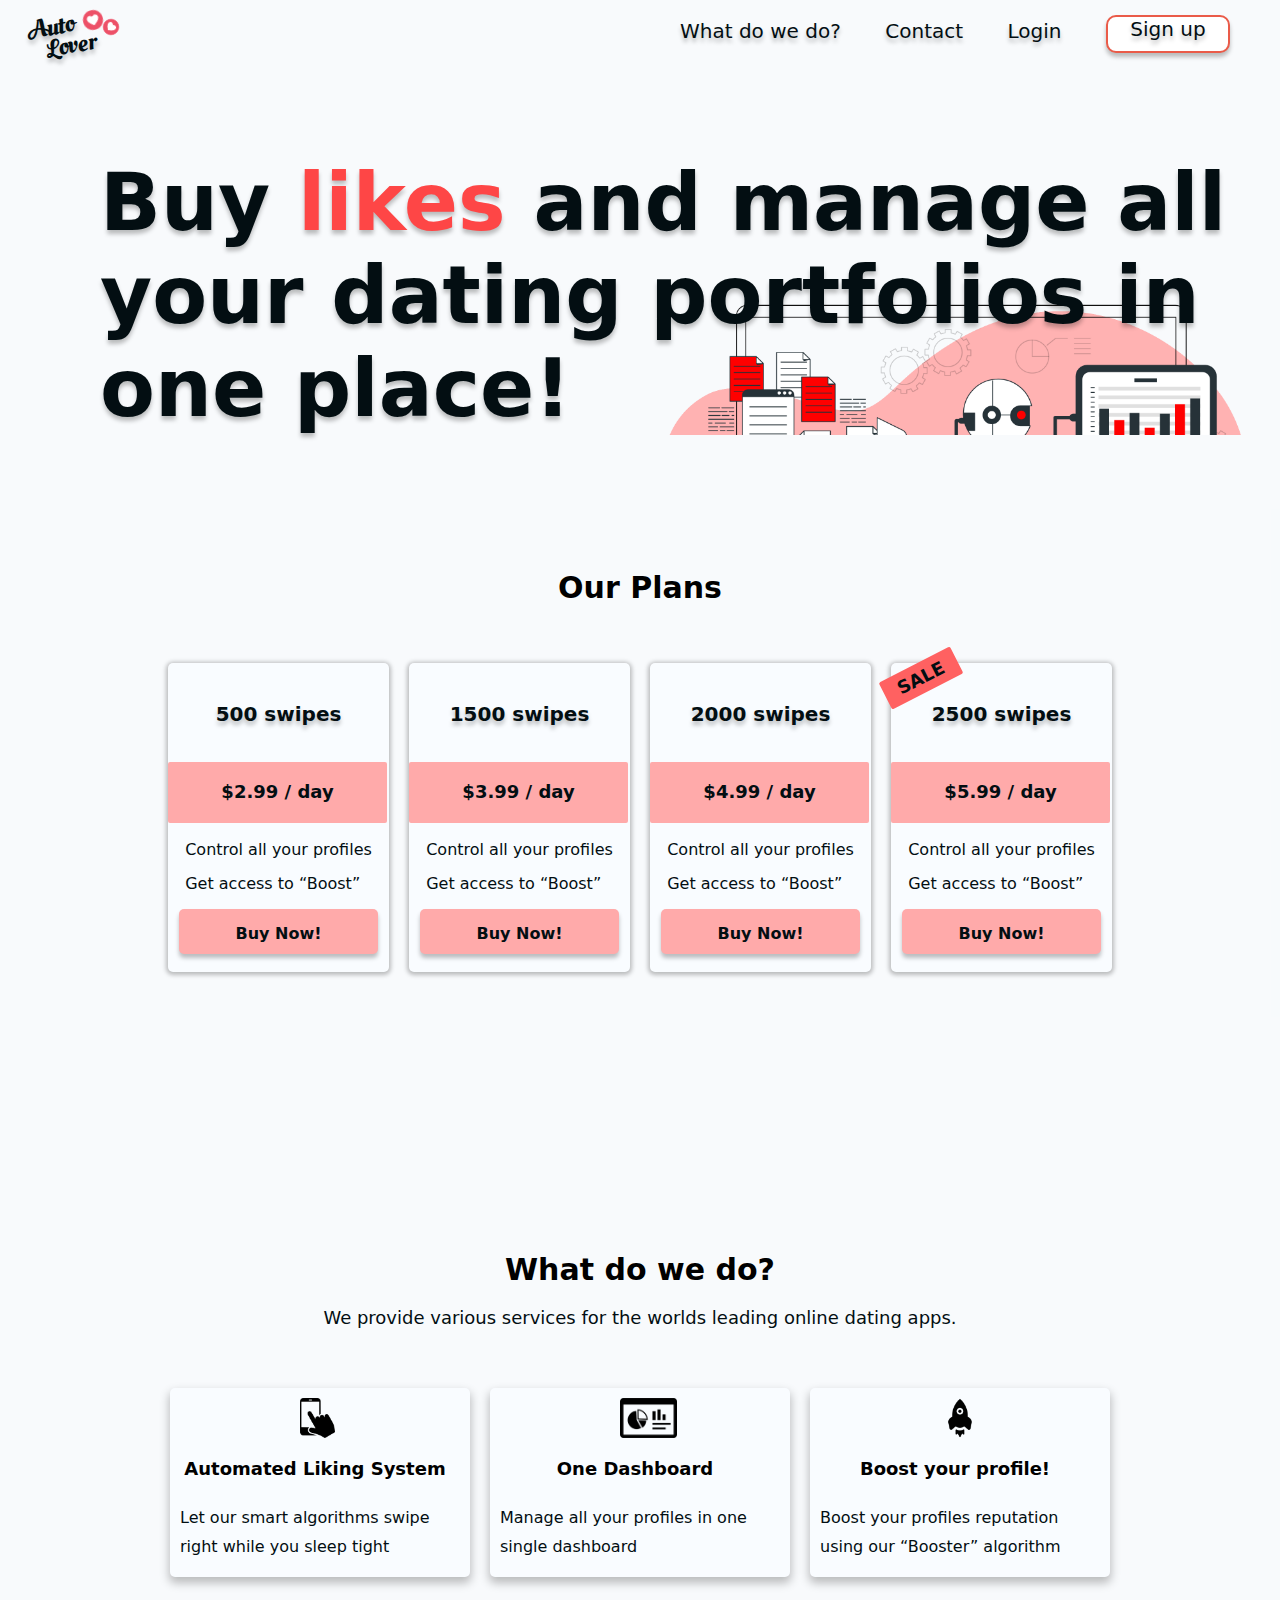
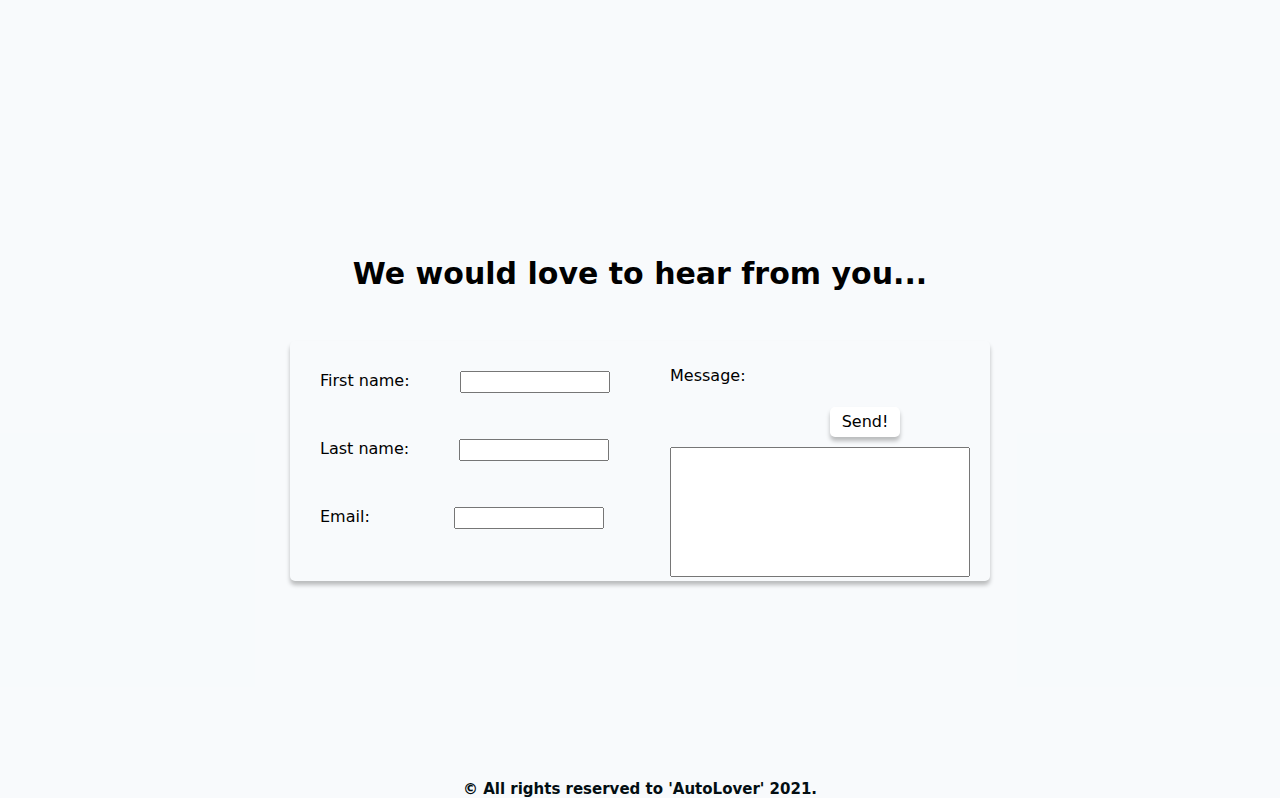
<file: index.html>
<!DOCTYPE html>
<html lang="en">

<head>
    <meta charset="UTF-8">
    <meta http-equiv="X-UA-Compatible" content="IE=edge">
    <meta name="viewport" content="width=device-width, initial-scale=1, maximum-scale=1, user-scalable=no" />
    <script src="https://ajax.googleapis.com/ajax/libs/jquery/3.5.1/jquery.min.js"></script>
    <link rel="preconnect" href="https://fonts.googleapis.com">
    <link rel="preconnect" href="https://fonts.gstatic.com" crossorigin>
    <link href="https://fonts.googleapis.com/css2?family=Oleo+Script+Swash+Caps&display=swap" rel="stylesheet">
    <link rel="stylesheet" href="/styles.css">
    <script src="/beforeLoad.js"></script>
    <script src="/script.js"></script>
    <title>AutoLover</title>
</head>

<body>
    <header class="navbar">
        <div class="logo">
            <div class="logo-hearts">
                <img class="logo-big" src="/media/heart.png" alt="" />
                <img class="logo-small" src="/media/heart.png" alt="" />
            </div>
            <h1 class="s-auto small">
                Auto
            </h1>
            <h1 class="s-lover small">
                Lover
            </h1>
        </div>
        <nav class="nav-bar ">
            <div class="hamburger">
                <span class="bar"></span>
                <span class="bar"></span>
                <span class="bar"></span>
            </div>
            <ul class="nav-bar-items">
                <li class="what-we-do nav-item">
                    <a href="#about">What do we do?</a>
                </li>
                <li class="contact nav-item">
                    <a href="#contact">Contact</a>
                </li>
                <li class="login nav-item">
                    <a href="/login.html">Login</a>
                </li>
                <li class="signup nav-item">
                    <a href="/login.html" onclick="">Sign up</a>
                </li>
            </ul>
        </nav>
    </header>
    <div class="main-wrapper wrapper">
        <div class="header-text-wrapper">

            <h2 class="header disable-select">Buy
                <span style="color: #FE4646;" >likes</span> and manage all your dating portfolios in one place!</h2>
            </div>
        <div class="container-plans-wrapper bg-gray disable-select ">

            <h1 id="plans" class="our-plans disable-select ">Our Plans</h1>
            <div class="container-plans disable-select">
                <div class="plan-box">
                    <h2 class="swipe"> 500 swipes</h2>
                    <p class="price">
                        $2.99 / day
                    </p>
                    <div class="plan-desc-wrapper">
                        <p class="plan-desc">Control all your profiles</p>
                        <p class="plan-desc">Get access to “Boost”</p>
                    </div>
                    <div class="buy-now-btn 500">
                        <input id="500-swipes" type="hidden" value="500" />
                        <a>Buy Now!</a>
                    </div>
                </div>
                <div class="plan-box">
                    <h2 class="swipe"> 1500 swipes</h2>
                    <p class="price">
                        $3.99 / day
                    </p>
                    <div class="plan-desc-wrapper">
                        <p class="plan-desc">Control all your profiles</p>
                        <p class="plan-desc">Get access to “Boost”</p>
                    </div>
                    <div class="buy-now-btn 1500">
                        <input id="1500-swipes" type="hidden" value="1500" />
                        <a>Buy Now!</a>
                    </div>
                </div>
                <div class=" plan-box ">
                    <h2 class="swipe "> 2000 swipes</h2>
                    <p class="price ">
                        $4.99 / day
                    </p>
                    <div class="plan-desc-wrapper ">
                        <p class="plan-desc ">Control all your profiles</p>
                        <p class="plan-desc ">Get access to “Boost”</p>
                    </div>
                    <div class="buy-now-btn 2000">
                        <input id="2000-swipes" type="hidden" value="2000" />
                        <a>Buy Now!</a>
                    </div>
                </div>
                <div class="plan-box ">
                    <div class="sale ">
                        <p class="sale-text ">
                            SALE
                        </p>
                    </div>
                    <h2 class="swipe "> 2500 swipes</h2>
                    <p class="price ">
                        $5.99 / day
                    </p>
                    <div class="plan-desc-wrapper ">
                        <p class="plan-desc ">Control all your profiles</p>
                        <p class="plan-desc ">Get access to “Boost”</p>
                    </div>
                    <div class="buy-now-btn 2500">
                        <input id="2500-swipes" type="hidden" value="2500" />
                        <a>Buy Now!</a>
                    </div>
                </div>
            </div>
        </div>
        <div id="about" class="divider "></div>

        <h1 class="what-do disable-select ">What do we do?</h1>
        <p class="what-do-explain disable-select ">We provide various services for the worlds leading online dating apps.</p>
        <div class="container-what-we-do disable-select ">
            <div class="what-box ">
                <img class="icon " src="/media/phone icon.png " alt=" ">
                <div class="inner-box ">
                    <p class="system-header ">Automated Liking System</p>
                    <p class="system-desc ">Let our smart algorithms swipe right while you sleep tight</p>
                </div>
            </div>
            <div class="what-box">
                <img class="icon " src="/media/dashboard.png " alt=" ">
                <div class="inner-box ">
                    <p class="system-header ">One Dashboard</p>
                    <p class="system-desc ">Manage all your profiles in one single dashboard</p>
                </div>
            </div>
            <div class="what-box">
                <img class="icon " src="/media/rocket.png " alt=" ">
                <div class="inner-box ">
                    <p class="system-header ">Boost your profile!</p>
                    <p class="system-desc ">Boost your profiles reputation using our “Booster” algorithm</p>
                </div>
            </div>
        </div>
        <div id="contact" class="contact-wrapper bg-gray ">
            <h1 class="hear-from-you disable-select ">We would love to hear from you...</h1>
            <div class="container-contact ">
                <div class="contact-box ">
                    <div class="user-details-wrapper ">
                        <p class="first ">First name:</p>
                        <input maxlength="50 " class="text-box " />
                        <div class="break "></div>
                        <p class="last ">Last name:</p>
                        <input maxlength="50 " class="text-box " />
                        <div class="break "></div>
                        <p class="email ">Email:</p>
                        <input maxlength="50 " class="text-box " />
                    </div>
                    <div class="message-wrapper ">
                        <p class="message ">Message:</p>
                        <div class="send-btn disable-select ">
                            <p class="send-text ">Send!</p>
                        </div>
                        <textarea maxlength="150" class="text-box-message "></textarea>
                    </div>
                </div>
            </div>
        </div>

    </div>
    <footer>
        <div class="rights ">
            &copy; All rights reserved to 'AutoLover' 2021.
        </div>
    </footer>
</body>

</html>
</file>
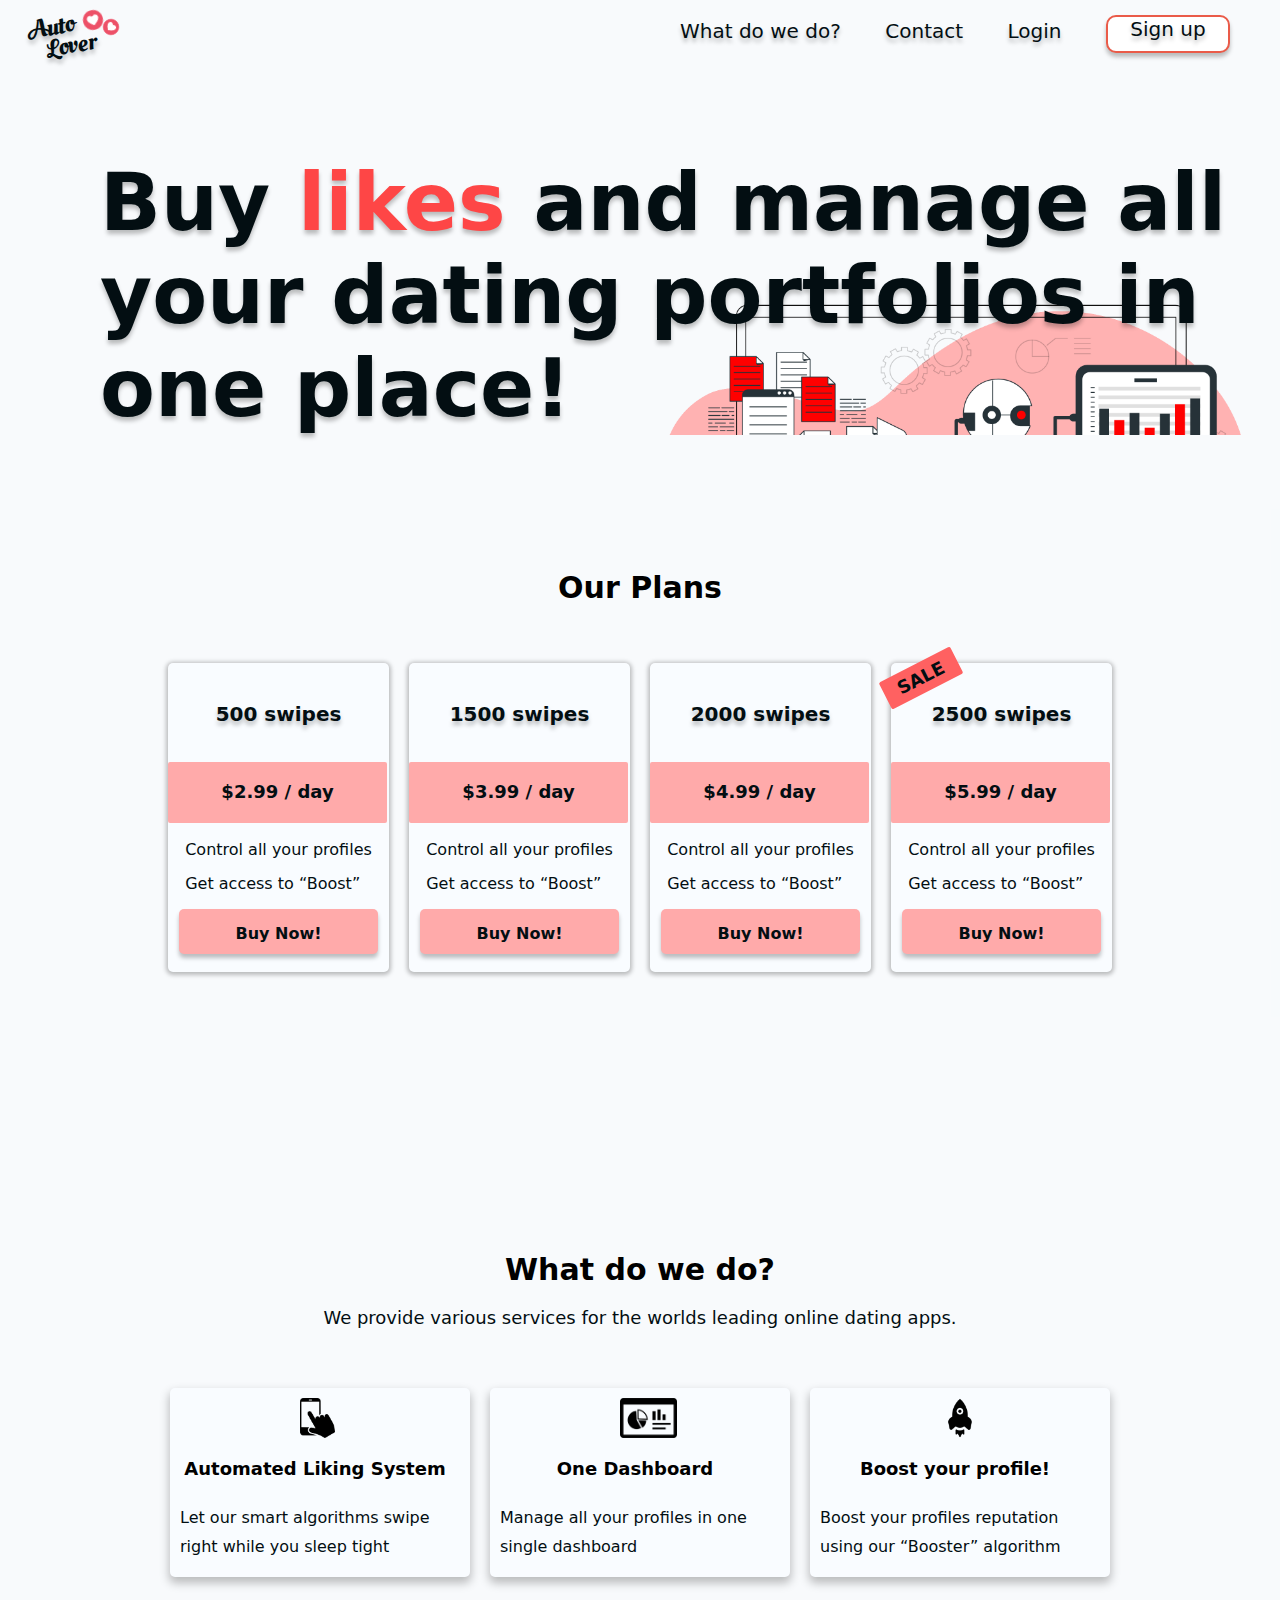
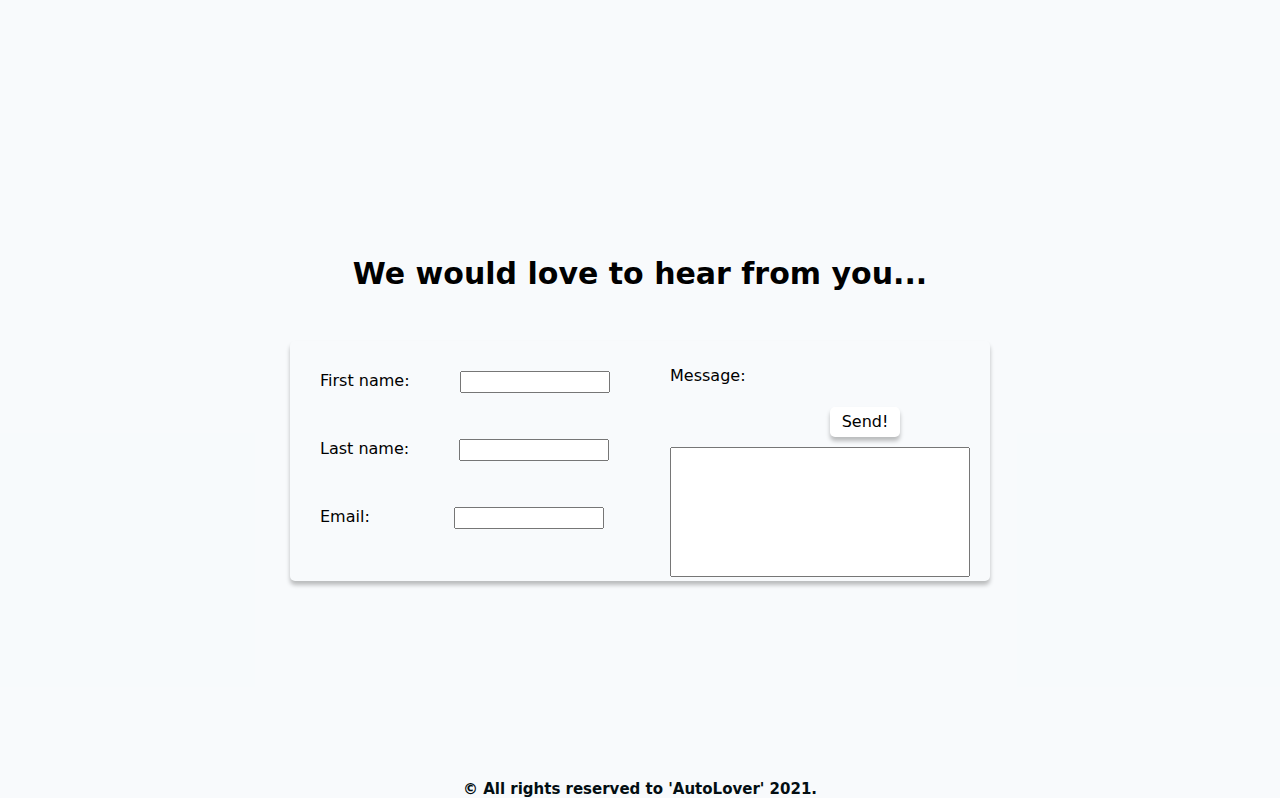
<file: checkOut.html>
<!DOCTYPE html>
<html lang="en">

<head>
    <meta charset="UTF-8">
    <meta http-equiv="X-UA-Compatible" content="IE=edge">
    <meta name="viewport" content="width=device-width, initial-scale=1, maximum-scale=1, user-scalable=no" />
    <script src="https://ajax.googleapis.com/ajax/libs/jquery/3.5.1/jquery.min.js"></script>
    <link rel="preconnect" href="https://fonts.googleapis.com">
    <link rel="preconnect" href="https://fonts.gstatic.com" crossorigin>
    <link href="https://fonts.googleapis.com/css2?family=Oleo+Script+Swash+Caps&display=swap" rel="stylesheet">
    <link rel="stylesheet" href="/styles.css">
    <script src="/script.js"></script>
    <title>AutoLover</title>
</head>

<body style="background-color: #f7fafced;">
    <header class="navbar">
        <div class="logo">
            <div class="logo-hearts">
                <img class="logo-big" src="/media/heart.png" alt="" />
                <img class="logo-small" src="/media/heart.png" alt="" />
            </div>
            <h1 class="s-auto small">
                Auto
            </h1>
            <h1 class="s-lover small">
                Lover
            </h1>
        </div>
        <nav class="nav-bar ">
            <div class="hamburger">
                <span class="bar"></span>
                <span class="bar"></span>
                <span class="bar"></span>
            </div>
            <ol class="nav-bar-items">
                <li class="home nav-item">
                    <a href="/index.html">Home</a>
                </li>
                <li class="what-we-do nav-item">
                    <a href="/index.html#about">What do we do?</a>
                </li>
                <li class="contact nav-item">
                    <a href="/index.html#contact">Contact</a>
                </li>
            </ol>
        </nav>
    </header>

    <body>
        <h1 class="how-to">CHECKOUT LOBBY</h1>
        <div class="main-wrapper-checkout wrapper">
            <div class="services-wrapper grid-boxes disable-select">
                <div class="services">
                    <div class="service-wrapper-badoo">
                        <div class="service-badoo service ">
                            <img class="service-img" alt="" src="/media/badoo.png">
                            <div class="loader-badoo"></div>
                            <div class="credentials-box-wrapper-badoo credentials-box-wrapper">
                            </div>
                        </div>
                    </div>
                    <div class="service-wrapper-tinder">
                        <div class="service-tinder service ">
                            <img src="/media/tinder.png" alt="" class="service-img">
                            <div class="loader-tinder"></div>
                            <div class="credentials-box-wrapper-tinder credentials-box-wrapper">
                            </div>
                        </div>
                    </div>
                    <div class="service-wrapper-okcupid">
                        <div class="service-okcupid service ">
                            <img src="/media/okcupid.png" alt="" class="service-img">
                            <div class="loader-okcupid"></div>
                            <div class="credentials-box-wrapper-okcupid credentials-box-wrapper">
                            </div>
                        </div>
                    </div>
                </div>
            </div>

            <div class="order-wrapper grid-boxes disable-select">
                <div class="order-box">
                    <div class="order-username">
                        <h2 class="uname">User Name</h2>
                    </div>
                    <hr class="order-line">
                    <div class="payment-section-items">
                    </div>
                    <hr class="order-line">
                    <div class="payment-section">
                        <p class="payment-value"> Total Payment</p>
                        <h3 class="total-payment-text">0$</h3>
                    </div>
                    <hr class="order-line">
                </div>
            </div>
            <div class="checkout-wrapper">
                <div class="checkout-box grid-boxes disable-select">
                    <div class="inner-boxes">
                        <img class="visa-img" src="/media/visa.jpg" />
                        <img class="paypal-img" src="/media/paypal-logo.jpg" />
                        <h2 class="payment-method-text">Choose Payment Method</h2>
                        <div class="method credit">
                            <p class="card-number">Card Number</p>
                            <input class="text-box-card-number text-box-details " type="tel" autocomplete="cc-number" x-autocompletetype="cc-number" pattern="\d*" maxlength="19" placeholder="Card Number" />
                            <div class="break"></div>
                            <p class="expiration-date">Expiration Date</p>
                            <input class="text-box-login-password text-box-details text-box-date" type="tel" autocomplete="cc-exp " maxlength="4 " placeholder="MM/YY " />
                            <div class="break "></div>
                            <p class="security-code ">Security Code</p>
                            <input class="text-box-card-number text-box-details " autocomplete="cc-csc" placeholder="Security Code" type="tel" pattern="\d*" maxlength="4" />
                        </div>
                        <hr class="h-line">
                        <h2 class="information-text">Personal Information</h2>
                        <div class="info method">
                            <p class="full-name">Full name</p>
                            <input maxlength="50" type="text" class="text-box-details text-box-full-name" />
                            <div class="break"></div>
                            <p class="info-email">Email</p>
                            <input maxlength="50" type="email" class="text-box-details text-box-info-email" />
                            <div class="break"></div>
                        </div>
                    </div>
                    <div class="btn btn-submit disable-select">
                        <p class="submit-text" onclick="">Submit</p>
                    </div>
                </div>
            </div>
        </div>

    </body>
    <footer>
        <div class="rights">
            &copy; All rights reserved to 'AutoLover' 2021.
        </div>
    </footer>

</html>
</file>
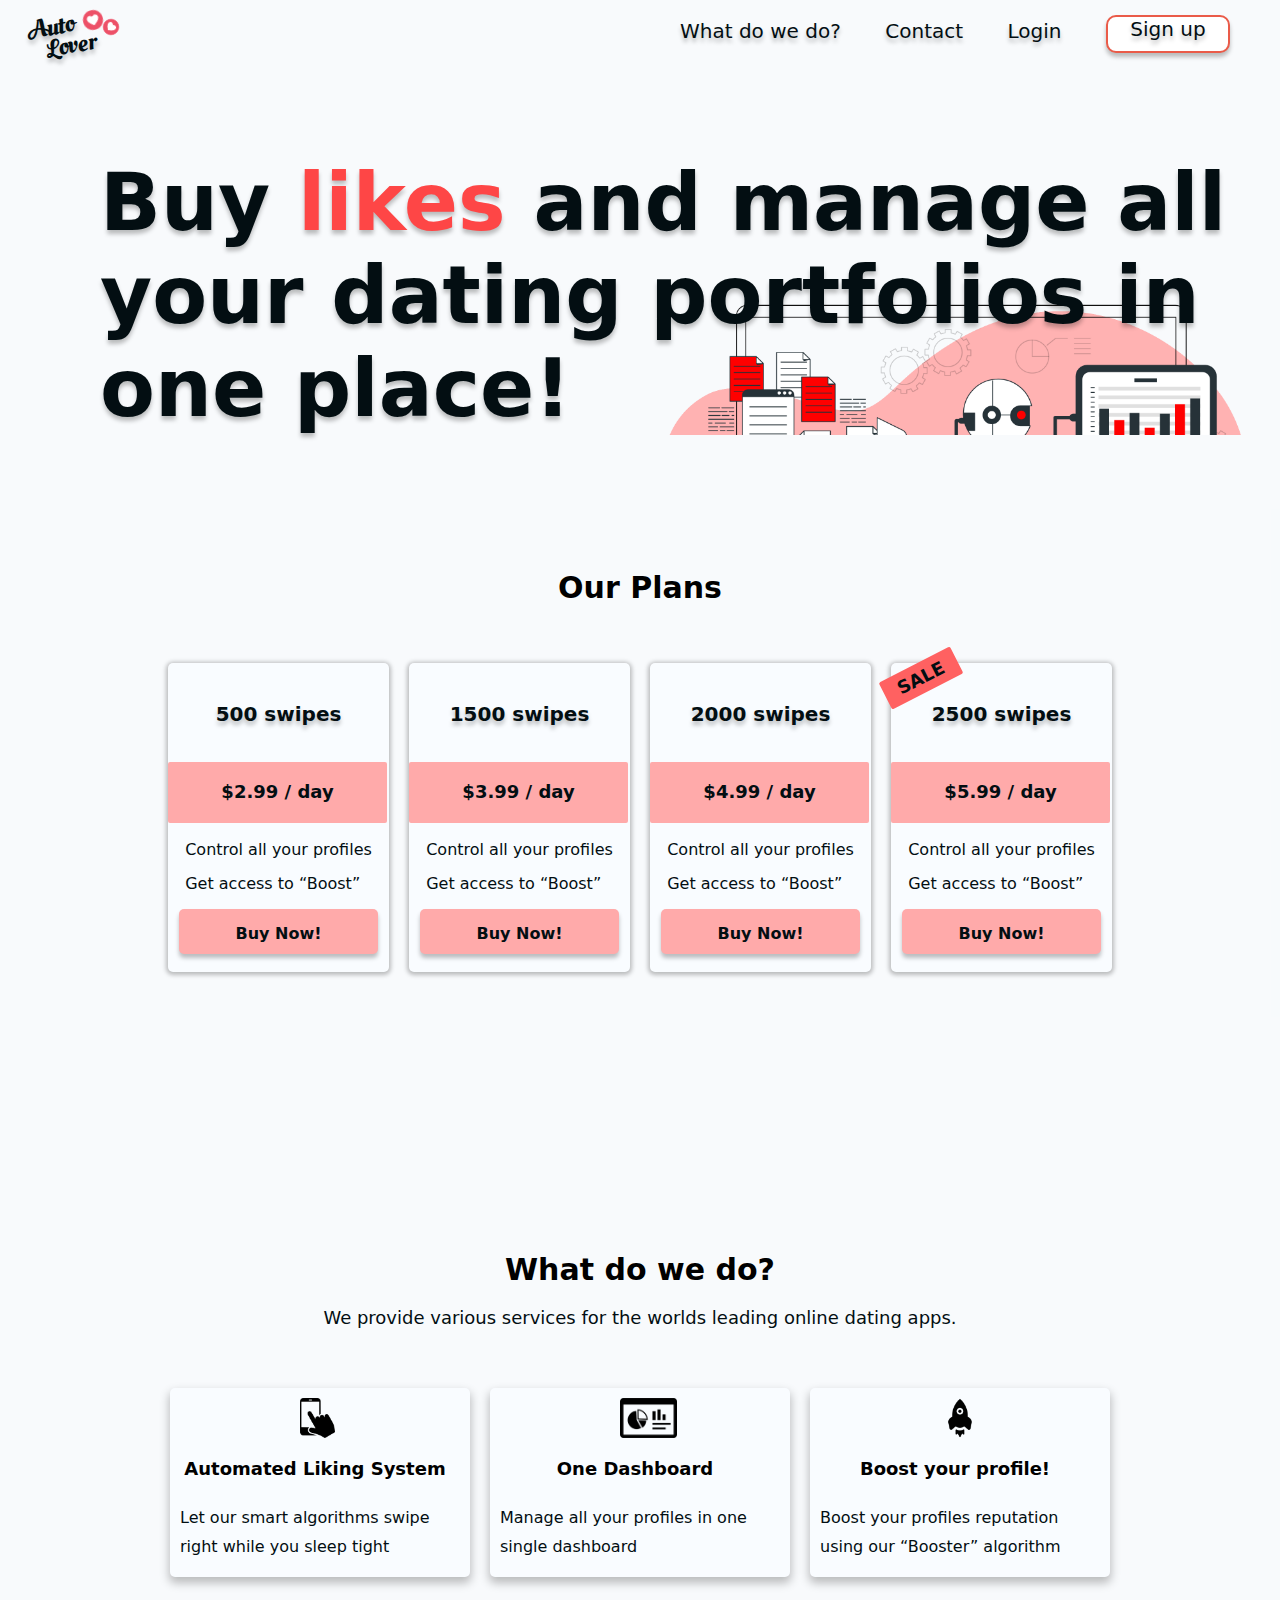
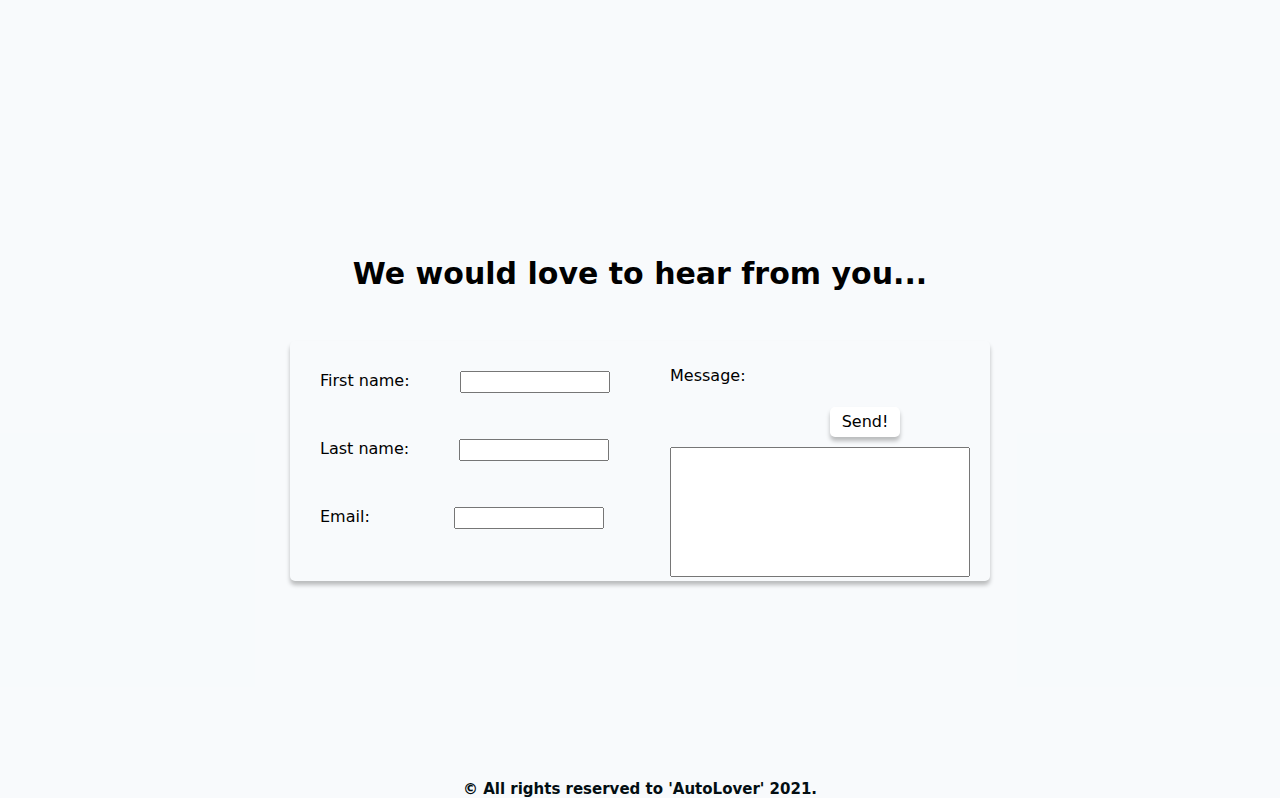
<file: dashboard.html>
<!DOCTYPE html>
<html lang="en">

<head>
    <meta charset="UTF-8">
    <meta http-equiv="X-UA-Compatible" content="IE=edge">
    <meta name="viewport" content="width=device-width, initial-scale=1.0">
    <script src="https://ajax.googleapis.com/ajax/libs/jquery/3.5.1/jquery.min.js"></script>
    <link href="https://fonts.googleapis.com/css2?family=Oleo+Script+Swash+Caps&display=swap" rel="stylesheet">
    <script src="/script.js"></script>
    <link rel="stylesheet" href="/styles.css">
    <title>Document</title>
</head>

<body>
    <div class="dashboard-wrapper">
        <header class="side-navbar">
            <div class="side-logo" onclick="window.location='https:/\/localhost'">
                <div class="logo-hearts">
                    <img class="logo-big" src="/media/heart.png" alt="" />
                    <img class="logo-small" src="/media/heart.png" alt="" />
                </div>
                <h1 class="s-auto small small-side">
                    Auto
                </h1>
                <h1 class="s-lover small small-side">
                    Lover
                </h1>
            </div>
            <div class="inner-sidebar">
                <img class="profile-picture" src="/media/profile place holder.png" alt="profile-picture" />
                <div class="username-age-container">
                    <h3 id='username'></h3>
                    <h3 id='age'></h3>
                </div>
                <nav class="side-nav-bar ">
                    <ol class="side-nav-bar-items">
                        <li class="all-plans side-nav-item">
                            <a class="side-nav-text" href="/checkOut.html">All Plans</a>
                        </li>
                        <li class="your-plans side-nav-item">
                            <a class="side-nav-text" href="#">Your Plans</a>
                        </li>
                        <li class="stats side-nav-item">
                            <a class="side-nav-text" href="#">Statistics</a>
                        </li>
                    </ol>
                </nav>
            </div>
        </header>
        <div class="main-wrapper">
            <div class="main-container">
                <div class="welcome-text">
                    <h1>Welcome to your Dashboard!</h1>
                </div>
                <div class="info-box">
                    <p class="info-text">Here you can log in to your existing services such as Badoo, OkCupid or Tinder and manage their settings or purchase one of our plans for liking automation, Enjoy!</p>
                </div>
                <div class="interface-box">
                    <div class="interface-container">
                        <div class="services-multiple">
                            <div class="imgwrapper-badoo img-warpper">

                                <img src="/media/badoo.png " alt="badoo" class="services-single services-badoo" />
                            </div>
                            <div class="imgwrapper-okcupid img-warpper">

                                <img src="/media/okcupid.png" alt="okcupid" class="services-single  services-okcupid" />
                            </div>
                            <div class="imgwrapper-tinder img-warpper">
                                <img src="/media/tinder.png " alt="tinder " class="services-single services-tinder" />

                            </div>
                        </div>
                        <div class="authenticated-service">
                            <div class="pictures-wrapper">
                                <div class="pictures-container">
                                </div>
                                <div class="picture-box">
                                    <img src="media/camera.png" alt="" type="file" class="add-picture">
                                    <input id="avatar" type="file" name="avatar" />
                                    <p>add picture</p>
                                </div>
                            </div>
                            <div class="about-wrapper">
                                <div class="about-me">
                                    <h1 class="about-me-title">About Me</h1>
                                    <div class="update-btn-about-me" style="background-image: url(/media/pencil.png); background-size: 25px; background-repeat: no-repeat; background-position: center;"></div>
                                </div>
                                <p class="about-me-text"></p>
                                <!--  <textarea maxlength="500" class="about-me-text-box"></textarea>
                            <div class="update-btn">
                                <p class="update-btn-text">Update</p>
                            </div> -->
                            </div>
                        </div>
                        <div class="service">
                            <div class="inner-service">

                            </div>
                        </div>
                    </div>
                </div>
            </div>
        </div>
    </div>
    <footer>
        <div class="rights" style="margin-top:0px">
            &copy; All rights reserved to 'AutoLover' 2021.
        </div>
    </footer>

</body>


</html>
</file>
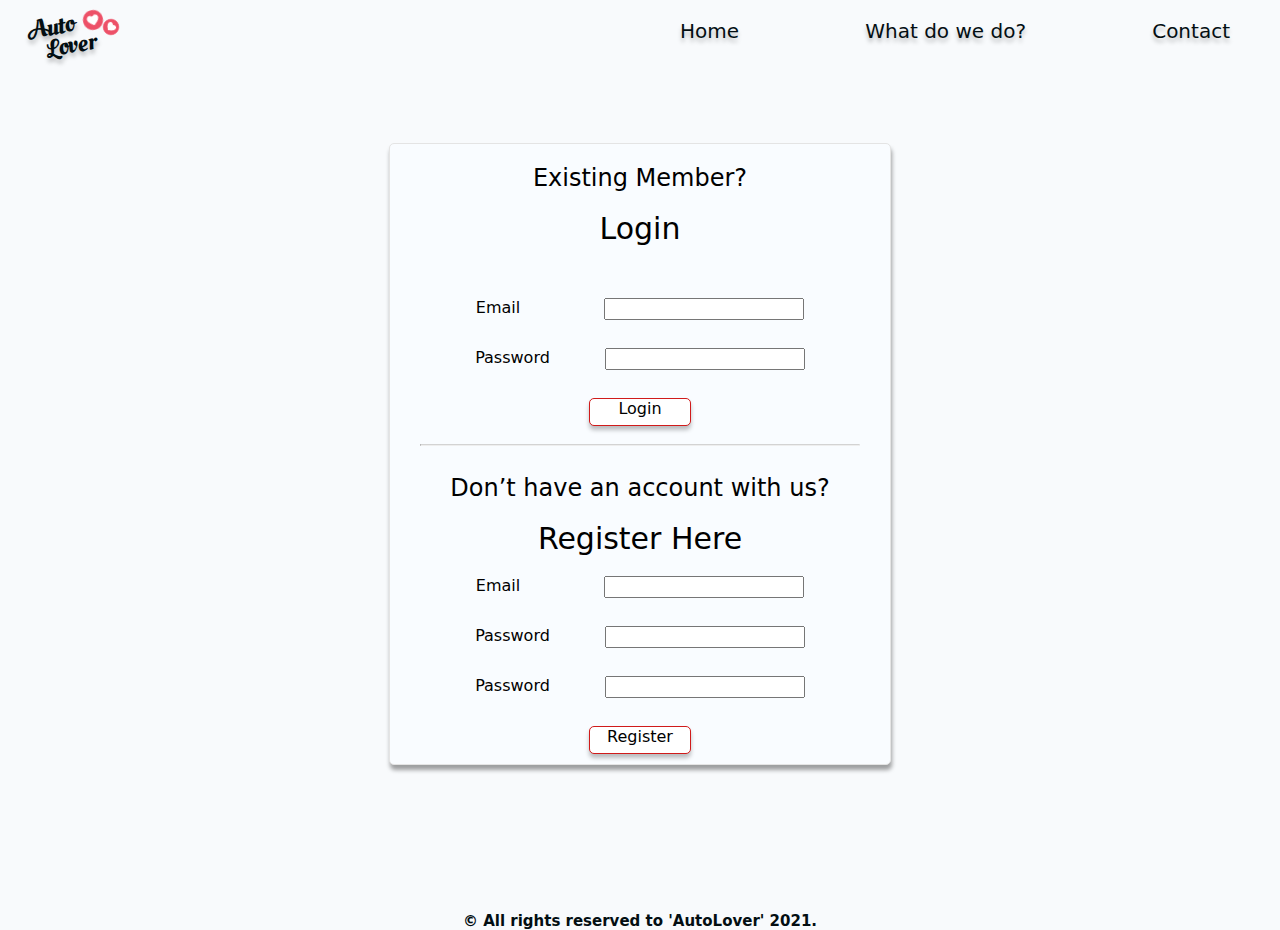
<file: login.html>
<!DOCTYPE html>
<html lang="en">

<head>
    <meta charset="UTF-8">
    <meta http-equiv="X-UA-Compatible" content="IE=edge">
    <meta name="viewport" content="width=device-width, initial-scale=1, maximum-scale=1, user-scalable=no" />
    <script src="https://ajax.googleapis.com/ajax/libs/jquery/3.5.1/jquery.min.js"></script>
    <link rel="preconnect" href="https://fonts.googleapis.com">
    <link rel="preconnect" href="https://fonts.gstatic.com" crossorigin>
    <link href="https://fonts.googleapis.com/css2?family=Oleo+Script+Swash+Caps&display=swap" rel="stylesheet">
    <link rel="stylesheet" href="/styles.css">
    <script src="/script.js"></script>
    <title>AutoLover</title>
</head>

<body style="background-color: #f7fafced;">
    <header class="navbar">
        <div class="logo">
            <div class="logo-hearts">
                <img class="logo-big" src="/media/heart.png" alt="" />
                <img class="logo-small" src="/media/heart.png" alt="" />
            </div>
            <h1 class="s-auto small">
                Auto
            </h1>
            <h1 class="s-lover small">
                Lover
            </h1>
        </div>
        <nav class="nav-bar ">
            <div class="hamburger">
                <span class="bar"></span>
                <span class="bar"></span>
                <span class="bar"></span>
            </div>
            <ol class="nav-bar-items">
                <li class="home nav-item">
                    <a href="/index.html">Home</a>
                </li>
                <li class="what-we-do nav-item">
                    <a href="/index.html">What do we do?</a>
                </li>
                <li class="contact nav-item">
                    <a href="/index.html">Contact</a>
                </li>

            </ol>
        </nav>
    </header>

    <body>
        <div class="main-wrapper-login wrapper">
            <div class="login-wrapper">
                <div class="login-box">
                    <div class="login-section">

                        <h2 class="existing-member">
                            Existing Member?
                        </h2>
                        <h1 class="login login-t">
                            Login
                        </h1>
                        <div class="credentials login-credentials">

                            <p class="email-login">Email</p>
                            <input maxlength="50" type="email" class="text-box-login text-box-login-email " />
                            <div class="break"></div>
                            <p class="password">Password</p>
                            <input maxlength="50" type="password" class="text-box-login text-box-login-password" />
                            <div class="break"></div>
                            <div class="btn disable-select">
                                <p class="login-text">Login</p>
                            </div>
                            <hr class="line">
                        </div>
                    </div>
                    <div class="register-section">

                        <h2 class="new-member">
                            Don’t have an account with us?
                        </h2>
                        <h1 class="register register-t">
                            Register Here
                        </h1>
                        <div class="credentials register-credentials">
                            <p class="email-register">Email</p>
                            <input maxlength="50" type="email" required class="text-box-login text-box-register-email" />
                            <div class="break"></div>
                            <p class="password-register">Password</p>
                            <input maxlength="50" type="password" required class="text-box-login text-box-register-password" />
                            <div class="break"></div>
                            <p class="repeat-password password-register">Password</p>
                            <input maxlength="50" type="password" required class="text-box-login text-box-register-repeat" />
                            <div class="break"></div>
                            <div class="btn disable-select">
                                <p class="register-text">Register</p>
                            </div>
                        </div>
                    </div>
                </div>
            </div>
        </div>
        <footer>
            <div class="rights">
                &copy; All rights reserved to 'AutoLover' 2021.
            </div>
        </footer>
    </body>

</html>
</file>
<file: styles.css>
body {
    margin: 0;
    margin-top: 0px;
    background-color: #f7fafced;
}

.hamburger {
    display: none;
}

.bar {
    display: block;
    width: 25px;
    height: 3px;
    margin: 5px auto;
    -webkit-transition: all 0.3s ease-in-out;
    transition: all 0.3s ease-in-out;
    background-color: #101010;
}

.main-wrapper {
    margin: 0 auto;
    height: 100%;
    text-align: center;
}

.how-to {
    margin-top: 50px;
    margin-bottom: 50px;
}

.error-service-login {
    color: red;
    font-size: smaller;
    margin: 0;
    padding: 0;
    margin-top: -30px;
}

.main-wrapper-checkout-window {
    margin: 0 auto;
    height: 100%;
    width: 1300px;
    text-align: center;
}

.login-wrapper {
    transition: all 0.3s ease-in-out;
    margin-bottom: 50px;
    margin: 0 auto;
}

.checkout-wrapper {
    margin-bottom: 50px;
    margin: 0 auto;
    width: 912px;
}

.order-wrapper {
    width: 353px;
    height: 100%;
    background: #F9FCFF;
    border: 1px solid #E4E4E4;
    box-shadow: 1px 5px 4px rgba(0, 0, 0, 0.37);
    border-radius: 5px;
}

.dim {
    position: fixed;
    width: 100%;
    height: 100%;
    background-color: black;
    opacity: .3;
    top: 0;
    left: 0;
}

.disabler {
    opacity: 0.5;
}

.login-box {
    flex-shrink: 1;
    margin: 0 auto;
    margin-top: 100px;
    height: 100%;
    min-height: 620px;
    width: 500px;
    background: #F9FCFF;
    border: 1px solid #E4E4E4;
    box-shadow: 1px 5px 4px rgba(0, 0, 0, 0.37);
    border-radius: 5px;
    display: flex;
    flex-direction: column;
    justify-content: space-between
}

.visa-img {
    margin-left: -312px;
    margin-top: -84px;
    position: absolute;
    width: 55px;
}

.paypal-img {
    margin-left: -393px;
    margin-top: -87px;
    position: absolute;
    width: 80px;
}

.inner-boxes {
    height: 304px;
    display: flex;
    /* width: 100%; */
    flex-direction: row;
    justify-content: space-around;
    align-items: center;
}

.payment-method-text {
    font-weight: lighter;
    position: absolute;
    margin-left: -600px;
    margin-bottom: 280px;
}

.information-text {
    font-weight: lighter;
    position: absolute;
    margin-left: 300px;
    margin-bottom: 280px;
}

.checkout-box {
    text-align: -webkit-center;
    flex-shrink: 1;
    margin: 0 auto;
    height: 100%;
    background: #F9FCFF;
    border: 1px solid #E4E4E4;
    box-shadow: 1px 5px 4px rgba(0, 0, 0, 0.37);
    border-radius: 5px;
}

.services {
    margin-bottom: 28px;
    margin-top: 28px;
    display: flex;
    justify-content: space-around;
    flex-direction: row;
}

.header-text-wrapper{
    background-image: url('/media/Data\ extraction-bro.png');
   
    background-size: 50%;
    position: relative;

    background-position: right -0px top 0px;
    background-repeat: no-repeat;
}

.service {
    cursor: pointer;
    margin-top: 50px;
    text-align: -webkit-center;
    flex-shrink: 1;
    margin: 0 auto;
    width: 221px;
    height: 309px;
    background: #F9FCFF;
    box-shadow: 0px 4px 11px rgb(0 0 0 / 11%);
}

.service-img {
    padding-bottom: 46px;
    pointer-events: none;
    margin-top: 30px;
    height: 70px;
    /* clip-path: circle(50px at center);
    */
}

.order-box {
    text-align: center;
    width: 350px;
    margin: 0 auto;
    margin-top: 10px;
    height: 100%;
}

.payment-section {
    margin-top: 25px;
    margin-bottom: 25px;
    width: 300px;
    display: inline-flex;
    justify-content: space-between;
    align-items: center;
}

.service-badoo,
.service-tinder,
.service-okcupid {
    cursor: pointer;
}

.service-mini-logo {
    height: 50px;
    width: 95px;
    margin-top: 44px;
}

.order-line {
    width: 300px;
    height: 0px;
}

.service-credentials {
    padding-bottom: 0px;
    flex-wrap: wrap;
    display: flex;
    flex-direction: row;
    justify-content: flex-start;
    place-content: center;
    width: 210px;
}

.payment-section-items {
    width: 310px;
}

.text-box-service-password {
    width: 110px;
    height: 18px;
    margin-left: 16px;
}

.text-box-service-email {
    font-size: smaller;
    margin-left: 11px;
    width: 110px;
    height: 18px;
}

.loader {
    border: 16px solid #F9FCFF;
    border-radius: 50%;
    border-top: 16px solid #FF6161;
    width: 60px;
    height: 60px;
    -webkit-animation: spin 2s linear infinite;
    /* Safari */
    animation: spin 2s linear infinite;
}


/* Safari */

@-webkit-keyframes spin {
    0% {
        -webkit-transform: rotate(0deg);
    }
    100% {
        -webkit-transform: rotate(360deg);
    }
}

@keyframes spin {
    0% {
        transform: rotate(0deg);
    }
    100% {
        transform: rotate(360deg);
    }
}

.contact-wrapper {
    padding-bottom: 50px;
    padding-top: 50px;
}

.header {
    transition: all .2s ease-in-out;
    margin-left: 100px;
    margin-right: 608px;
    font-style: normal;
    font-weight: bold;
    font-size: 80px;
    text-align: left;
    color: #030E12;
    text-shadow: 0px 4px 4px rgb(0 0 0 / 25%);
}

.bg-color {
    flex-grow: 1;
    top: 515px;
    z-index: -1;
    left: 0px;
    width: 100%;
    height: 90%;
    position: absolute;
    background-color: #f2f3f7;
}

.bg-color-2 {
    top: 1550px;
    z-index: -1;
    left: 0px;
    width: 100%;
    height: 498px;
    position: absolute;
    background-color: #f2f3f7;
}

.plan-box {
    margin: 10px;
    height: 309px;
    width: 221px;
    background: #F9FCFF;
    box-sizing: border-box;
    box-shadow: 0 1px 4px 2px rgb(0 0 0 / 25%);
    border-radius: 5px;
}

.big-logo {
    display: inline-block;
}

.logo {
    display: inline-block;
    position: absolute;
    width: 70px;
    left: 16px;
    top: 10px;
}

.login {
    height: 66px;
}

.login-t {
    font-weight: lighter;
}

.small {
    margin-top: 0%;
    font-family: Oleo Script Swash Caps;
    font-style: normal;
    font-weight: normal;
    font-size: 25px;
    color: #030E12;
    text-shadow: 0px 4px 4px rgba(0, 0, 0, 0.25);
    transform: rotate(-10.84deg);
    z-index: 99;
}

.h-small {
    width: 50px;
    margin-top: 0%;
    font-family: Oleo Script Swash Caps;
    font-style: normal;
    font-weight: normal;
    font-size: 150px;
    line-height: 207px;
    color: #030E12;
    text-shadow: 0px 4px 4px rgb(0 0 0 / 25%);
    transform: rotate( 35deg);
    z-index: 99;
}

.hearts {
    transform: rotate( 21deg);
    z-index: 99;
    margin-top: 45px;
    margin-left: 350px;
    position: absolute;
}

.h-big {
    width: 80px;
    margin-top: 0%;
    font-family: Oleo Script Swash Caps;
    font-style: normal;
    font-weight: normal;
    font-size: 150px;
    line-height: 207px;
    color: #030E12;
    text-shadow: 0px 4px 4px rgb(0 0 0 / 25%);
    transform: rotate( -10.84deg);
    z-index: 100;
}

.s-auto {
    margin-bottom: -15px;
}

.s-lover {
    margin-left: 30px;
}

.logo-small {
    position: absolute;
    width: 16px;
    right: -16px;
    font-family: Oleo Script Swash Caps;
    font-style: normal;
    font-weight: normal;
    font-size: 150px;
    line-height: 207px;
    color: #030E12;
    text-shadow: 0px 4px 4px rgb(0 0 0 / 25%);
    transform: rotate( 44deg);
    top: 9px;
}

.logo-big {
    width: 20px;
    margin-top: 0%;
    font-family: Oleo Script Swash Caps;
    font-style: normal;
    font-weight: normal;
    font-size: 150px;
    line-height: 207px;
    color: #030E12;
    text-shadow: 0px 4px 4px rgb(0 0 0 / 25%);
    transform: rotate( 344deg);
    z-index: 100;
}

.logo-hearts {
    margin-left: 67px;
    position: absolute;
}

.signup {
    line-height: normal;
    margin-top: -5px;
    text-align: center;
    background: #FFFFFF;
    border: 2px solid #EA5B49;
    box-sizing: border-box;
    box-shadow: 0px 4px 4px rgba(0, 0, 0, 0.25);
    border-radius: 10px;
    width: 124px;
    height: 38px;
}

.auto {
    width: 350px;
    margin-top: 0%;
    font-family: Oleo Script Swash Caps;
    font-style: normal;
    font-weight: normal;
    font-size: 150px;
    line-height: 207px;
    color: #030E12;
    text-shadow: 0px 4px 4px rgba(0, 0, 0, 0.25);
    transform: rotate(-10.84deg);
    z-index: 100;
}

.lover {
    margin-bottom: 0px;
    margin-left: 167px;
    margin-top: -219px;
    font-family: Oleo Script Swash Caps;
    font-style: normal;
    font-weight: normal;
    font-size: 150px;
    line-height: 207px;
    color: #030E12;
    text-shadow: 0px 4px 4px rgba(0, 0, 0, 0.25);
    transform: rotate(-8.87deg);
}

.nav-bar {
    margin-top: 0px;
}

p {
    margin-top: 0px;
}

.sign {
    margin-top: 4px;
}

.nav-bar-items {
    margin-right: 50px;
    margin-left: 50%;
    cursor: default;
    font-style: normal;
    font-size: 20px;
    line-height: 23px;
    /* identical to box height */
    display: flex;
    color: #030E12;
    text-shadow: 0px 4px 4px rgba(0, 0, 0, 0.25);
    list-style-type: none;
    flex-direction: row;
    justify-content: space-between;
}

.container-plans {
    margin-top: 3em;
    justify-content: center;
    display: flex;
    flex-wrap: wrap;
    flex-direction: row;
}

.container-plans-wrapper {
    padding-bottom: 50px;
    padding-top: 50px;
}

.swipe {
    margin-top: 2em;
    font-style: normal;
    font-weight: bold;
    font-size: 20px;
    line-height: 23px;
    text-align: center;
    color: #030E12;
    text-shadow: 0px 4px 4px rgba(0, 0, 0, 0.25);
}

.price {
    line-height: 60px;
    text-align: center;
    margin-top: 2em;
    width: 219px;
    height: 61px;
    left: 1px;
    top: 269px;
    background: #FFAAAA;
    border-radius: 2px;
    font-style: normal;
    font-weight: bold;
    font-size: 18px;
    color: #030E12;
}

.plan-desc {
    font-style: normal;
    font-weight: normal;
    font-size: 16px;
    line-height: 18px;
    color: #030E12;
}

.plan-desc-wrapper {
    display: flex;
    flex-direction: column;
    align-content: center;
    align-items: flex-start;
    flex-wrap: wrap;
}

.buy-now-btn {
    font-weight: bolder;
    background: #FFAAAA;
    box-shadow: 0px 4px 4px rgba(0, 0, 0, 0.25);
    border-radius: 5px;
    height: 45px;
    width: 90%;
    line-height: 50px;
    margin: 0 auto;
}

html {
    scroll-behavior: smooth;
}

.plan-box:hover,
.plan-box:active {
    box-shadow: 5px 10px 10px 1px rgb(0 0 0 / 25%);
    cursor: default;
    -webkit-font-smoothing: subpixel-antialiased;
    transition: all .2s ease-in-out;
    transform: scale(1.02);
}

.item {
    transition: all .2s ease-in-out;
    transform: scale(1.02);
}

.how-to {
    font-weight: 500;
}

.how-to.active {
    transition: all .3s ease-in-out;
    margin-top: 315px
}

.checkout-mini-cupid {
    height: 45px;
}

.page-wrapper {
    width: 1300px;
    margin: 0 auto;
}

.service-badoo:hover,
.service-badoo:active,
.service-tinder:hover,
.service-tinder:active,
.service-okcupid:hover,
.service-okcupid:active {
    box-shadow: 5px 10px 10px 1px rgb(0 0 0 / 25%);
    cursor: default;
    -webkit-font-smoothing: subpixel-antialiased;
    transition: all .2s ease-in-out;
    transform: scale(1.02);
    cursor: pointer;
}

.add-more-wrapper {
    margin-top: 30px;
    margin-bottom: 30px;
    margin-left: 25px;
    width: 300px;
    display: inline-flex;
    justify-content: space-between;
    align-items: center;
    flex-wrap: wrap;
}

.login-section,
.register-section {
    text-align: -webkit-center;
}

.date-service {
    width: 174px;
}

.service-message {
    margin-bottom: 42px;
}

.addmore {
    margin-right: 20px;
    cursor: pointer;
}

.addmore-addmore-okcupid {
    cursor: pointer;
}

.item {
    width: 300px;
    display: inline-flex;
    justify-content: space-between;
    align-items: center;
}

.service:not(:hover) {
    -webkit-font-smoothing: subpixel-antialiased;
    transition: all .2s ease-in-out;
    transform: scale(1);
}

.plan-box:not(:hover) {
    -webkit-font-smoothing: subpixel-antialiased;
    transition: all .2s ease-in-out;
    transform: scale(1);
}

.buy-now-btn:hover {
    cursor: pointer;
}

.buy-now-btn:active {
    animation: pop 0.2s linear 1;
}

li:hover:not(.user) {
    cursor: pointer;
    transition: all .1s ease-in-out;
    transform: scale(1.03);
}

li:not(:hover) {
    transition: all .2s ease-in-out;
    transform: scale(1);
}

.buy-now-btn:hover {
    -webkit-font-smoothing: subpixel-antialiased;
    transition: all .2s ease-in-out;
    transform: scale(1.02);
}

.buy-now-btn:not(:hover) {
    transition: all .2s ease-in-out;
    transform: scale(1);
}

h1 {
    font-style: normal;
    font-weight: bold;
    font-size: 30px;
    line-height: 34px;
    text-align: center;
}

.sale {
    margin-left: -10px;
    position: absolute;
    background: #FF6161;
    border-radius: 2px;
    transform: rotate(-27.03deg);
    height: 30px;
    width: 80px;
    font-style: normal;
    font-weight: bold;
    font-size: 18px;
    line-height: 21px;
    text-align: center;
    color: #030E12;
    line-height: 30px;
}

.for-text {
    font-weight: normal;
    margin-left: 144px;
    margin-top: -40px;
    margin-right: 199px;
}

.repeat {
    margin-right: 97px;
    margin-top: -18px;
    margin-left: 127px;
}

.what-box {
    margin: 10px;
    text-align: left;
    width: 300px;
    background: #F9FCFF;
    box-shadow: 0px 5px 10px 1px rgb(0 0 0 / 25%);
    border-radius: 5px;
}

.what-box:hover {
    box-shadow: 5px 10px 10px 1px rgb(0 0 0 / 25%);
    cursor: default;
    -webkit-font-smoothing: subpixel-antialiased;
    transition: all .2s ease-in;
    transform: scale(1.02);
}

.what-box:not(:hover) {
    transition: all .2s ease-in-out;
    transform: scale(1);
}

.what-do-explain {
    font-style: normal;
    font-weight: normal;
    font-size: 18px;
    line-height: 21px;
    /* identical to box height */
    text-align: center;
    color: #030E12;
}

.inner-box {
    padding-right: 10px;
}

.icon {
    margin-left: 40%;
    padding: 10px;
    height: 40px;
}

.container-what-we-do {
    margin-top: 50px;
    display: flex;
    justify-content: center;
    margin-bottom: 200px;
    flex-wrap: wrap;
    flex-direction: row;
}

.system-header {
    font-style: normal;
    font-weight: bold;
    font-size: 18px;
    line-height: 33px;
    text-align: center;
}

.system-desc {
    padding-left: 10px;
    font-style: normal;
    font-weight: normal;
    font-size: 16px;
    line-height: 29px;
    color: #030E12;
}

.contact-box {
    display: flex;
    margin: 0 auto;
    width: 700px;
    height: 240px;
    box-sizing: border-box;
    box-shadow: 0px 4px 4px rgba(0, 0, 0, 0.25);
    border-radius: 5px;
}

.text-box {
    outline: none;
    width: 150px;
    height: 22px;
    display: inline-block;
    box-sizing: border-box;
}

.text-box-message {
    height: 130px;
    margin-bottom: 23px;
    margin-top: 10px;
    width: 300px;
    display: inline-block;
    outline: none;
    box-sizing: border-box;
}

.message-wrapper {
    line-height: 30px;
    text-align: center;
    padding: 20px;
    flex-wrap: wrap;
    display: flex;
    flex-direction: row;
}

.user-details-wrapper {
    text-align: center;
    padding: 30px;
    flex-wrap: wrap;
    display: flex;
    flex-direction: row;
}

.break {
    flex-basis: 100%;
    height: 15px;
}

.first {
    margin-right: 50px;
}

.last {
    margin-right: 50px;
}

.email {
    margin-right: 84px;
}

.email-register {
    margin-right: 84px;
}

.send-btn {
    line-height: 30px;
    height: 30px;
    margin-left: 160px;
    width: 70px;
    background: #FFFFFF;
    box-shadow: 0px 4px 4px rgba(0, 0, 0, 0.25);
    border-radius: 5px;
}

.info-email {
    margin-right: 56px;
}

.full-name {
    margin-right: 25px;
}

@keyframes pop {
    50% {
        transform: translateY(-2px);
        transform: scale3d();
    }
}

.send-btn:active {
    animation: pop 0.2s linear 1;
}

.disable-select {
    -webkit-user-select: none;
    -moz-user-select: none;
    -ms-user-select: none;
    user-select: none;
}

.send-btn:hover {
    box-shadow: 0px 5px 10px 1px rgb(0 0 0 / 25%);
    cursor: pointer;
    -webkit-font-smoothing: subpixel-antialiased;
    transition: all .2s ease-in-out;
    transform: scale(1.02);
}

.send-btn:not(:hover) {
    -webkit-font-smoothing: subpixel-antialiased;
    transition: all .2s ease-in-out;
    transform: scale(1);
}

.send-text {
    font-weight: lighter;
    line-height: 30px;
}

.sale-text {
    font-weight: bolder;
}

.hear-from-you {
    z-index: 100;
    margin-bottom: 50px;
}

.main-wrapper-checkout {
    display: grid;
    grid-template-columns: 1fr 1fr;
    gap: 20px 20px;
    grid-auto-flow: row;
    grid-template-areas: "services-wrapper order-wrapper" "checkout-box order-wrapper";
}

.checkout-box {
    grid-area: checkout-box;
}

.order-wrapper {
    grid-area: order-wrapper;
}

.services-wrapper {
    grid-area: services-wrapper;
    text-align: -webkit-center;
    flex-shrink: 1;
    margin: 0 auto;
    width: 912px;
    background: #F9FCFF;
    border: 1px solid #E4E4E4;
    box-shadow: 1px 5px 4px rgb(0 0 0 / 37%);
    border-radius: 5px;
}

.rights {
    font-family: 'Lato', system-ui, -apple-system, BlinkMacSystemFont, "Segoe UI", Roboto, "Helvetica Neue", Arial, "Noto Sans", sans-serif, "Apple Color Emoji", "Segoe UI Emoji", "Segoe UI Symbol", "Noto Color Emoji";
    background-color: #f7fafced;
    text-align: center;
    font-style: normal;
    font-weight: bold;
    font-size: 15px;
    line-height: 17px;
    color: #030E12;
    margin-top: 50px;
}

textarea {
    resize: none;
    font-style: normal;
    font-weight: normal;
    font-size: 15px;
    line-height: 17px;
    color: #030E12;
}

.container-contact {
    margin-bottom: 100px;
    z-index: 100;
}

*:focus {
    outline: none;
}

.bg-gray {
    background-color: #f7fafced;
}

@media only screen and (max-width: 1620px) {
    .header {
        margin-top: 70px;
        margin-right: 20px;
    }
}

a,
p,
h1,
h2,
h3,
h4,
h5 {
    font-family: 'Lato', system-ui, -apple-system, BlinkMacSystemFont, "Segoe UI", Roboto, "Helvetica Neue", Arial, "Noto Sans", sans-serif, "Apple Color Emoji", "Segoe UI Emoji", "Segoe UI Symbol", "Noto Color Emoji";
}

select {
    font-family: 'Lato', system-ui, -apple-system, BlinkMacSystemFont, "Segoe UI", Roboto, "Helvetica Neue", Arial, "Noto Sans", sans-serif, "Apple Color Emoji", "Segoe UI Emoji", "Segoe UI Symbol", "Noto Color Emoji";
}

.service-swipes,
.payment-value {
    margin-bottom: 0px;
}

.service-price {
    margin-top: 61px;
}

a {
    color: #030E12;
    text-decoration: none;
}

.divider {
    height: 200px;
}

.new-member {
    font-weight: normal;
    margin-top: 0px;
}

.existing-member {
    font-weight: normal;
}

.password,
.password-register {
    margin-right: 55px;
}

.email-login {
    margin-right: 84px;
}

hr.line {
    border-top: 1px solid lightgray;
    width: 500px;
}

.h-line {
    margin: 0 auto;
    margin-left: 50px;
    margin-right: 50px;
    margin-top: 30px;
    border-top: 1px solid lightgray;
    height: 248px;
    margin-bottom: 36px;
}

.text-box-login {
    outline: none;
    width: 200px;
    height: 22px;
    display: inline-block;
    box-sizing: border-box;
}

.credentials {
    text-align: center;
    padding: 30px;
    padding-top: 0px;
    padding-bottom: 0px;
    flex-wrap: wrap;
    display: flex;
    flex-direction: row;
    justify-content: center
}

.method {
    text-align: center;
    padding: 30px;
    padding-top: 46px;
    padding-bottom: 0px;
    flex-wrap: wrap;
    display: flex;
    flex-direction: row;
    justify-content: flex-start;
    width: 600px;
}

.text-box-details {
    height: 18px;
}

.text-box-date {
    width: 50px;
    margin-right: 20px;
}

.card-number {
    margin-right: 30px;
}

.expiration-date {
    margin-right: 18px;
}

.security-code {
    margin-right: 28px;
}

.repeat-email {
    margin-right: 31px;
}

.btn {
    background: #FFFFFF;
    border: 1px solid #D01B1B;
    box-sizing: border-box;
    box-shadow: 0px 4px 4px rgba(0, 0, 0, 0.25);
    border-radius: 5px;
    margin-bottom: 10px;
}

.btn-login-service {
    background: #FFFFFF;
    border: 1px solid #EBEBEB;
    box-sizing: border-box;
    width: 100px;
}

.btn-submit {
    background: #FFFFFF;
    border: 1px solid #EBEBEB;
    box-sizing: border-box;
    width: 156px;
    height: 50px;
}

.btn:hover {
    cursor: pointer;
    transition: all .1s ease-in-out;
    transform: scale(1.03);
}

.btn:not(:hover) {
    transition: all .2s ease-in-out;
    transform: scale(1);
}

.register-text {
    height: 10px;
    width: 100px;
}

.register {
    font-weight: lighter;
}

.login-text,
.login-text-service {
    width: 100px;
    height: 10px;
}

.submit-text {
    margin-top: 13px;
    width: 100px;
    height: 10px;
}

.register-text:hover {
    cursor: pointer;
}

.login-text:hover {
    cursor: pointer;
}

.main-wrapper-login {
    transition: all .3s ease-in-out;
    margin: 0 auto;
    height: 630px;
    text-align: center;
    margin-bottom: 140px;
}

.main-wrapper-checkout {
    transition: all .3s ease-in-out;
    margin: 0 auto;
    width: 1300px;
}

.orders-section {
    display: flex;
}

.wrapper.active {
    transition: all .3s ease-in-out;
}

.service-remove {
    margin-top: 58px;
    cursor: pointer;
}

.grid-boxes {
    box-shadow: 0px 4px 11px rgb(0 0 0 / 11%);
}

.tutorial {
    /* for IE */
    /* for real browsers */
    box-shadow: 0 0 0 500vmax rgba(0, 0, 0, 0.3);
    border-radius: 5px;
    z-index: 100;
}

.swipes-dropdown:hover,
.repeat:hover {
    cursor: pointer;
}

.side-navbar {
    background-color: #364053;
    width: 230px;
    height: 937px;
    color: white;
}

.inner-sidebar {
    text-align: -webkit-center;
    margin: 0 auto;
    width: 170px;
    margin-top: 10px;
}

.profile-picture {
    width: 122px;
    clip-path: circle(60px at center);
    /* OLD VALUE example: circle(245px, 140px, 50px); */
    /* Yep, even the new clip-path has deprecated stuff. */
}

.username-age-container {
    display: inline-flex;
}

.side-logo {
    /* display: inline-block; */
    /* position: absolute; */
    width: 70px;
    left: 16px;
    top: 10px;
    padding-top: 10px;
    cursor: pointer;
}

.side-nav-bar-items {
    margin-top: 100px;
    margin-left: -45px;
    width: 181px;
    list-style-type: none;
}

.side-nav-item {
    margin-bottom: 50px;
}

.side-nav-text {
    cursor: pointer;
    color: white;
}

.small-side {
    color: white;
}

.dashboard-wrapper {
    height: 915px;
    width: 100%;
    display: -webkit-inline-box;
}

.interface-box {
    background: #F9FCFF;
    border: 1px solid #E4E4E4;
    box-shadow: 0 1px 4px 2px rgb(0 0 0 / 25%);
    border-radius: 5px;
    width: 901px;
    height: 100%;
    min-height: 635px;
    padding-bottom: 10px;
}

.valid {
    z-index: 1;
    position: absolute;
    height: 35px;
    background: transparent;
}

.interface-container {
    text-align: -webkit-center;
}

.services-single {
    box-shadow: 0px 4px 4px rgba(0, 0, 0, 0.25);
    height: 90px;
    cursor: pointer;
}

.about-me {
    -webkit-box-align: center;
    width: 195px;
}

.cancel {
    position: absolute;
    display: inline;
    cursor: pointer;
}

.about-me-title {
    display: -webkit-inline-box;
    margin-right: 29px;
    font-weight: lighter;
}

.update-btn-about-me {
    background: #FFFFFF;
    box-shadow: 0px 4px 4px rgba(0, 0, 0, 0.25);
    border-radius: 5px;
    margin-top: 5px;
    width: 35px;
    height: 35px;
    display: -webkit-inline-box;
}

.update-btn-about-me:hover {
    box-shadow: 5px 10px 10px 1px rgb(0 0 0 / 25%);
    cursor: default;
    -webkit-font-smoothing: subpixel-antialiased;
    transition: all .2s ease-in-out;
    transform: scale(1.02);
    cursor: pointer;
}

.about-me-text {
    margin-bottom: 0px;
    margin-right: 29px;
}

.img-warpper:hover {
    box-shadow: 5px 10px 10px 1px rgb(0 0 0 / 25%);
    cursor: default;
    -webkit-font-smoothing: subpixel-antialiased;
    transition: all .2s ease-in-out;
    transform: scale(1.02);
    cursor: pointer;
}

.services-multiple {
    display: flex;
    /* margin: 0 auto; */
    justify-content: space-evenly;
    border-bottom: 1px solid #e0e0e0;
    margin: 50px 50px 25px 50px;
    padding-bottom: 20px;
}

.welcome-text {
    width: 430px;
}

.info-box {
    background: #F9FCFF;
    border: 1px solid #E4E4E4;
    box-shadow: 1px 5px 4px rgb(0 0 0 / 37%);
    border-radius: 5px;
    width: 901px;
    height: 80px;
    margin-bottom: 50px;
}

.info-text {
    padding: 20px;
}

.pictures-wrapper {
    padding-bottom: 20px;
    width: 800px;
    align-items: center;
    justify-content: center;
    margin: 0 auto;
    display: flex;
    flex-direction: row;
    border-bottom: 1px solid #e0e0e0;
}

.pictures-container {
    display: flex;
    align-items: center;
}

.picture-box {
    width: 150px;
    height: 150px;
}

.picture-src {
    width: 100%;
    height: 100%;
}

.arrow-right {
    margin-right: 5px;
    margin-top: 50%;
    transform: rotate(180deg);
    cursor: pointer;
}

.arrow-left {
    margin-right: 5px;
    cursor: pointer;
}

.arrow-left:hover {
    -webkit-font-smoothing: subpixel-antialiased;
    transition: all .2s ease-in-out;
    transform: scale(1.02);
}

.arrow-right:hover {
    -webkit-font-smoothing: subpixel-antialiased;
    transition: all .2s ease-in-out;
    transform: scale(-1.02);
}

.arrow-one {
    width: 15px;
    border: 2px solid #FFFFFF;
    box-shadow: 0px 4px 4px rgba(0, 0, 0, 0.25);
    transform: matrix(-0.65, 0.73, -0.79, -0.64, 0, 0);
}

.arrow-two {
    width: 15px;
    border: 2px solid #FFFFFF;
    box-shadow: 0px 4px 4px rgb(0 0 0 / 25%);
    transform: matrix(0.62, 0.76, -0.82, 0.61, 0, 7);
}

.arrow {
    border: solid black;
    border-width: 0 3px 3px 0;
    display: inline-block;
    padding: 3px;
    width: 10px;
    height: 10px;
    transform: rotate(-45deg);
    -webkit-transform: rotate(-45deg);
}

.arrow:hover {
    border: solid rgb(255, 25, 152);
    border-width: 0 3px 3px 0;
    display: inline-block;
    padding: 1px;
    width: 15px;
    height: 15px;
    transform: rotate(-45deg);
    -webkit-transform: rotate(-45deg);
    cursor: pointer;
}

.add-picture {
    margin-top: 15%;
    height: 50px;
    cursor: pointer;
}

.add-picture:hover {
    transition: all .2s ease-in-out;
    transform: scale(1.1);
    cursor: pointer;
}

.add-picture:not(:hover) {
    transition: all .2s ease-in-out;
    transform: scale(1);
    cursor: pointer;
}

.about-me-text-box {
    margin: 0 auto;
    width: 363px;
    height: 156px;
    background: #FFFFFF;
    border: 1px solid #000000;
    box-sizing: border-box;
    border-radius: 5px;
    margin-top: 25px;
}

.update-btn {
    margin: 0 auto;
    width: 106px;
    height: 32px;
    background: #FFFFFF;
    box-shadow: 0px 4px 4px rgba(0, 0, 0, 0.25);
    border-radius: 5px;
    margin-top: 5px;
}

.update-btn-text {
    display: inline-block;
    margin-bottom: 0px;
    vertical-align: -webkit-baseline-middle;
    cursor: pointer;
}

.update-btn:hover {
    box-shadow: 5px 10px 10px 1px rgb(0 0 0 / 25%);
    -webkit-font-smoothing: subpixel-antialiased;
    transition: all .2s ease-in-out;
    transform: scale(1.02);
    cursor: pointer;
}

.update-btn:not(:hover) {
    -webkit-font-smoothing: subpixel-antialiased;
    transition: all .2s ease-in-out;
    transform: scale(1);
}

#avatar {
    opacity: 0;
}

.trash-icon {
    border-radius: 5px;
    height: 35px;
}

.img-warpper {
    height: 90px;
}

.trash-icon:hover {
    transition: all .2s ease-in-out;
    transform: scale(1.05);
    cursor: pointer;
}

.tutorial-text {
    font-size: 1.2rem;
    font-weight: normal;
    text-align: start;
    padding-left: 5px;
    width: 370px;
}

.tutorial-text-2 {
    font-size: 1.2rem;
    font-weight: normal;
    text-align: start;
    padding-left: 5px;
    width: 312px;
}

.tutorial-text-3 {
    font-size: 1.2rem;
    font-weight: normal;
    text-align: start;
    padding-left: 5px;
    width: 312px;
}

.tutorial-box-1 {
    position: absolute;
    color: rgb(0, 0, 0);
    width: 405px;
    height: 100px;
    z-index: 100;
    top: 68px;
    background: #F9FCFF;
    padding-right: 2px;
    border-radius: 5px;
    display: flex;
    align-items: center;
}

.tutorial-box-2 {
    position: absolute;
    color: rgb(0, 0, 0);
    width: 350px;
    height: 100px;
    z-index: 100;
    top: 68px;
    background: #F9FCFF;
    padding-right: 2px;
    border-radius: 5px;
    display: flex;
    align-items: center;
}

.tutorial-box-3 {
    position: absolute;
    color: rgb(0, 0, 0);
    width: 350px;
    height: 100px;
    z-index: 100;
    top: 450px;
    background: #F9FCFF;
    padding-right: 2px;
    border-radius: 5px;
    display: flex;
    align-items: center;
}

.tutorial-next-btn {
    background: red;
    border-radius: 25px 25px;
    width: 25px;
    height: 25px;
}

@media only screen and (max-width: 1400px) {
    .main-wrapper-checkout {
        width: 100%;
        margin-bottom: 100px;
        display: grid;
        grid-template-columns: 1fr;
        gap: 20px 0px;
        grid-template-areas: "services-wrapper services-wrapper" "order-wrapper order-wrapper" "checkout-wrapper checkout-wrapper";
    }
    .order-wrapper,
    .services-wrapper {
        width: 912px;
        margin: 0 auto;
    }
    .how-to {
        margin-bottom: 140px;
    }
    .tutorial-box {
        position: absolute;
        color: rgb(0, 0, 0);
        width: 405px;
        height: 100px;
        z-index: 100;
        top: 155px;
        background: #F9FCFF;
        padding-right: 2px;
        border-radius: 5px;
        display: flex;
        align-items: center;
    }
    .tutorial-box-2 {
        position: absolute;
        color: rgb(0, 0, 0);
        width: 350px;
        height: 100px;
        z-index: 100;
        top: 545px;
        background: #F9FCFF;
        padding-right: 2px;
        border-radius: 5px;
        display: flex;
        align-items: center;
    }
    .tutorial-box-3 {
        position: absolute;
        color: rgb(0, 0, 0);
        width: 350px;
        height: 100px;
        z-index: 100;
        top: 980px;
        background: #F9FCFF;
        padding-right: 2px;
        border-radius: 5px;
        display: flex;
        align-items: center;
    }
}

@media only screen and (max-width: 1100px) {
    .tutorial {
        box-shadow: 0 0 0 250vmax rgb(0 0 0 / 30%);
        border: 0px solid #E4E4E4;
        border-radius: 5px;
        z-index: 100;
    }
    .tutorial-box-3 {
        justify-content: space-around;
        position: absolute;
        color: rgb(0, 0, 0);
        width: 350px;
        height: 100px;
        z-index: 100;
        top: 1821px;
        background: #F9FCFF;
        padding-right: 2px;
        border-radius: 5px;
        display: flex;
        align-items: center;
    }
    .checkout-wrapper {
        width: 400px;
    }
    .tutorial-box-2 {
        justify-content: space-around;
        position: absolute;
        color: rgb(0, 0, 0);
        width: 350px;
        height: 100px;
        z-index: 100;
        top: 1386px;
        background: #F9FCFF;
        padding-right: 2px;
        border-radius: 5px;
        display: flex;
        align-items: center;
    }
    .grid-boxes {
        width: 400px;
    }
    .how-to {
        margin-bottom: 190px;
    }
    .tutorial-box {
        position: absolute;
        color: rgb(0, 0, 0);
        height: 100px;
        z-index: 100;
        top: 180px;
        background: #F9FCFF;
        padding-right: 2px;
        border-radius: 5px;
        display: flex;
        align-items: center;
    }
    .services {
        flex-direction: column;
    }
    .service {
        margin-bottom: 20px;
        height: 350px;
        width: 260px;
    }
    .paypal-img {
        margin-left: 85px;
        margin-top: -190px;
        position: absolute;
        width: 80px;
    }
    .visa-img {
        margin-left: 15px;
        margin-top: -190px;
        position: absolute;
        width: 55px;
    }
    .information-text {
        margin-bottom: -70px;
        margin-left: 10px;
    }
    .payment-method-text {
        margin-bottom: 490px;
        margin-left: 10px;
    }
    .main-wrapper-checkout {
        place-content: center;
        height: 100%;
    }
    .services-wrapper {
        height: 100%;
    }
    .services {
        height: 100%;
    }
    .checkout-box {
        text-align: -webkit-center;
        flex-shrink: 1;
        margin: 0 auto;
        height: 526px;
        background: #F9FCFF;
        border: 1px solid #E4E4E4;
        box-shadow: 1px 5px 4px rgb(0 0 0 / 37%);
        border-radius: 5px;
    }
    .inner-boxes {
        margin-top: 53px;
        align-items: flex-start;
        height: 397px;
        display: flex;
        /* width: 100%; */
        flex-direction: column;
    }
    .h-line {
        width: 290px;
        height: 0px;
    }
    .sign {
        margin: 0 auto;
        margin-top: -10px;
    }
    .h-small {
        width: 20px;
        margin-top: 0%;
        font-family: Oleo Script Swash Caps;
        font-style: normal;
        font-weight: normal;
        font-size: 150px;
        line-height: 207px;
        color: #030E12;
        text-shadow: 0px 4px 4px rgb(0 0 0 / 25%);
        transform: rotate( 35deg);
        z-index: 100;
    }
    .hearts {
        transform: rotate( 21deg);
        z-index: 100;
        margin-top: 70px;
        margin-left: 235px;
        position: absolute;
    }
    .h-big {
        width: 50px;
        margin-top: 0%;
        font-family: Oleo Script Swash Caps;
        font-style: normal;
        font-weight: normal;
        font-size: 150px;
        line-height: 207px;
        color: #030E12;
        text-shadow: 0px 4px 4px rgb(0 0 0 / 25%);
        transform: rotate( -10.84deg);
        z-index: 100;
    }
    .contact-box {
        width: 355px;
        height: 455px;
        display: flex;
        margin: 0 auto;
        flex-direction: column;
    }
    .plans {
        margin: 0px;
    }
    .nav-bar-items {
        top: 77px;
        margin-left: 0;
        margin-right: 0;
        margin-top: 0px;
        position: fixed;
        right: -150%;
        transition: 0.5s;
        flex-direction: column;
        background-color: #fcfcfc;
        width: 100%;
        border-radius: 10px;
        text-align: center;
        box-shadow: 0 3px 7px 1px rgb(0 0 0 / 5%);
        justify-content: center;
        align-items: center;
        height: 15rem;
        padding: 0px;
    }
    .nav-bar-items.active {
        line-height: 50px;
        position: absolute;
        transition: 0.3s;
        justify-content: center;
        align-items: center;
        height: 15rem;
        top: 77px;
        padding: 0px;
        right: 0;
    }
    .nav-item {
        margin: 0;
    }
    .nav-item.active {
        margin: 0px;
    }
    .hamburger {
        margin-left: 90%;
        margin-top: 2%;
        display: block;
        cursor: pointer;
    }
    .hamburger.active .bar:nth-child(2) {
        opacity: 0;
    }
    .hamburger.active .bar:nth-child(1) {
        transform: translateY(8px) rotate(45deg);
    }
    .hamburger.active .bar:nth-child(3) {
        transform: translateY(-8px) rotate(-45deg);
    }
    .auto {
        height: 222px;
        width: 235px;
        font-size: 100px;
    }
    .lover {
        font-size: 100px;
        margin-left: 95px;
    }
    .header {
        margin-top: 40px;
        font-size: 3rem;
    }
    .header.active {
        font-size: 3rem;
        margin-top: 300px;
    }
}

@media only screen and (max-width: 600px) {
    .email-register {
        margin-right: 50px;
    }
    .header {
        font-size: 2rem;
        margin-left: 50px;
    }
    .header.active {
        margin-left: 50px;
        font-size: 2rem;
        margin-top: 300px;
    }
    .login-box {
        transition: all .3s ease-in-out;
        margin-bottom: 50px;
        height: 100%;
        width: 355px;
    }
    .email-login {
        margin-right: 55px;
    }
    .password {
        margin-right: 24px;
    }
    .repeat-email {
        margin-right: 1px;
    }
}
</file>
